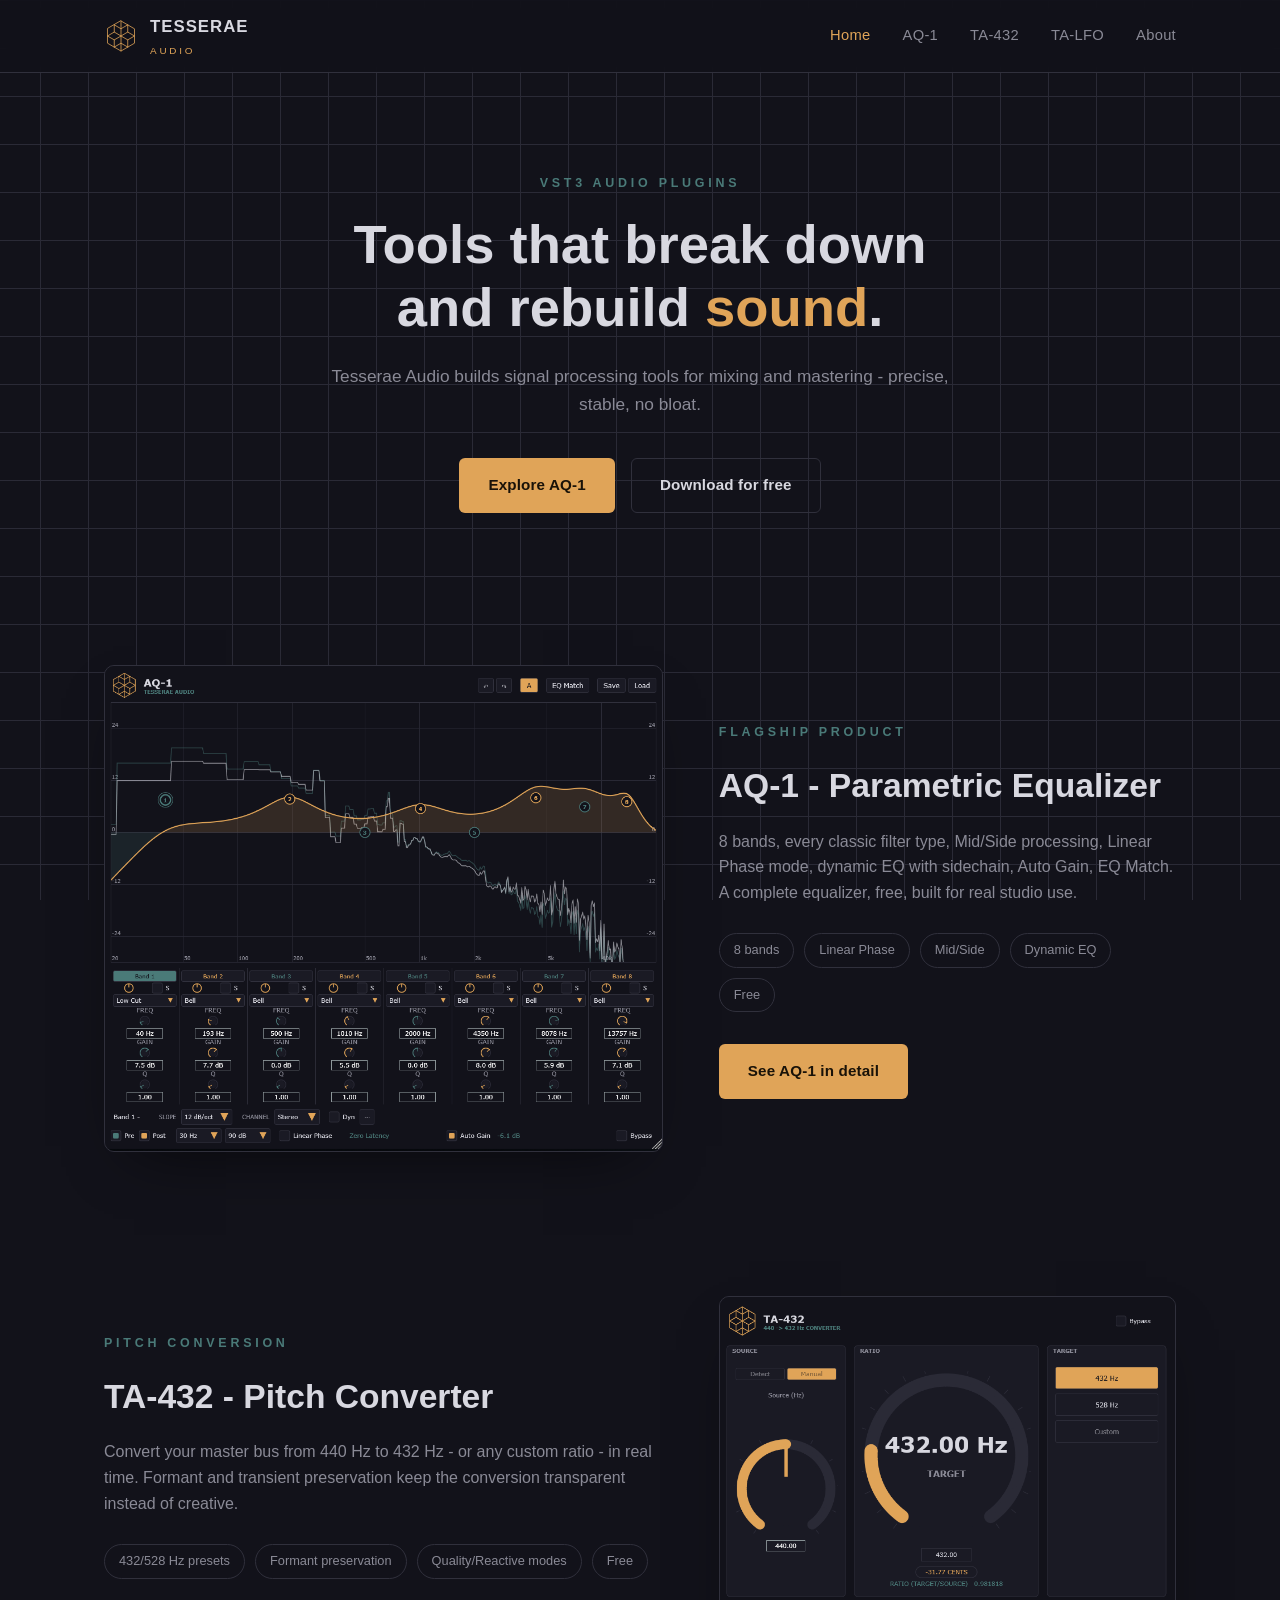
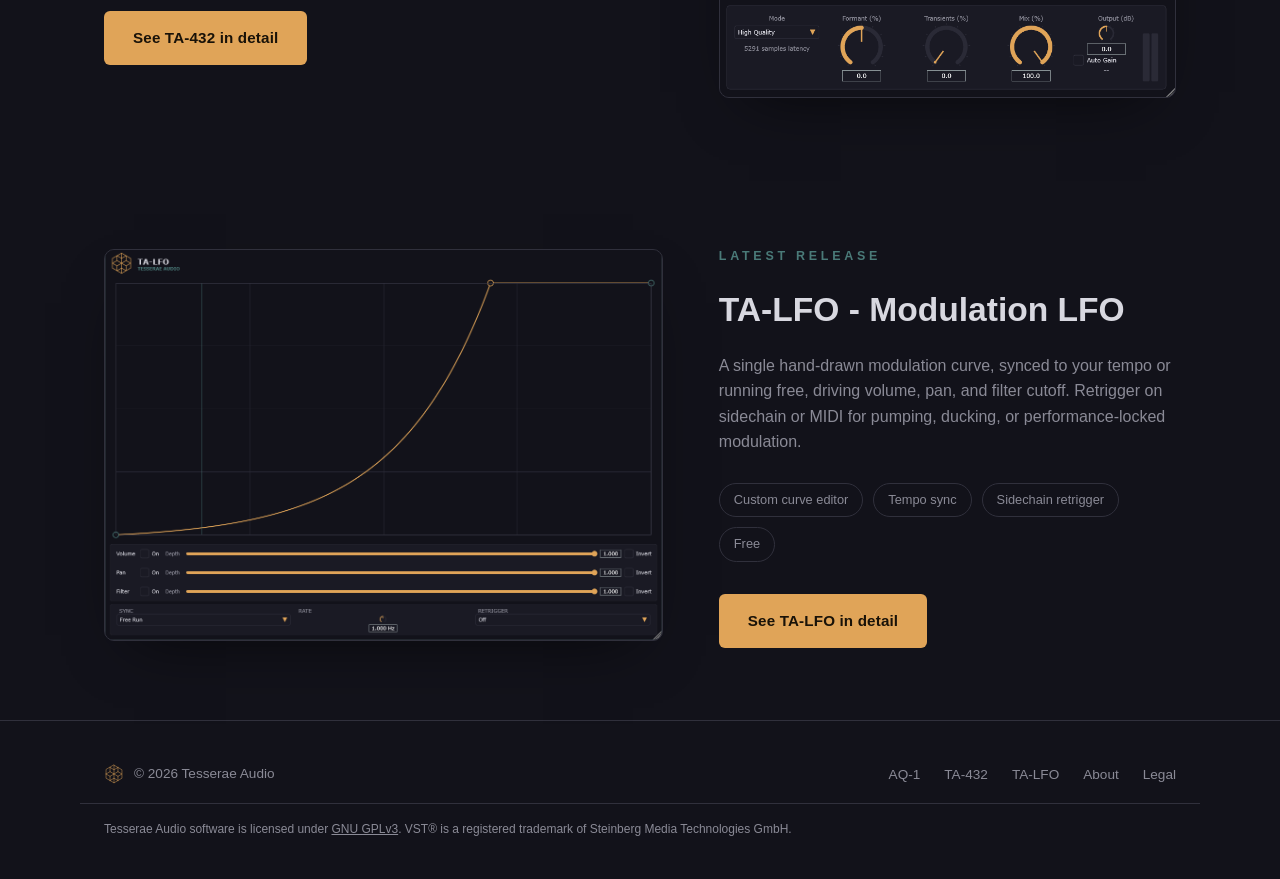
<file: index.html>
<!doctype html>
<html lang="en">
<head>
<meta charset="utf-8">
<meta name="viewport" content="width=device-width, initial-scale=1">
<title>Tesserae Audio - Tools built from tesserae</title>
<meta name="description" content="Tesserae Audio builds professional VST3 plugins: AQ-1, a multi-band parametric equalizer, TA-432, a real-time pitch converter, and TA-LFO, a tempo-synced modulation LFO. All free to download.">
<link rel="icon" type="image/svg+xml" href="assets/logo/tesserae-icon.svg">
<link rel="stylesheet" href="css/style.css">
</head>
<body>

<header class="site-header">
  <div class="container">
    <a href="index.html" class="brand">
      <img src="assets/logo/tesserae-icon.svg" alt="" class="brand-icon">
      <span class="brand-name">TESSERAE<span class="brand-sub">AUDIO</span></span>
    </a>
    <nav class="main-nav">
      <a href="index.html" class="is-active">Home</a>
      <a href="aq-1.html">AQ-1</a>
      <a href="ta-432.html">TA-432</a>
      <a href="ta-lfo.html">TA-LFO</a>
      <a href="about.html">About</a>
    </nav>
    <button class="nav-toggle" aria-label="Menu"><span></span><span></span><span></span></button>
  </div>
</header>

<main>

  <section class="hero">
    <div class="container">
      <span class="eyebrow">VST3 Audio Plugins</span>
      <h1>Tools that break down<br>and rebuild <span class="accent">sound</span>.</h1>
      <p class="hero-lede">
        Tesserae Audio builds signal processing tools for mixing and mastering -
        precise, stable, no bloat.
      </p>
      <div class="hero-actions">
        <a href="aq-1.html" class="btn btn-primary">Explore AQ-1</a>
        <a href="aq-1.html#download" class="btn btn-secondary">Download for free</a>
      </div>
    </div>
  </section>

  <section class="product-highlight">
    <div class="container product-showcase">
      <figure>
        <img src="assets/img/aq1-screenshot.png" alt="AQ-1 plugin interface, a multi-band parametric equalizer by Tesserae Audio">
      </figure>
      <div class="product-copy">
        <span class="eyebrow">Flagship product</span>
        <h2>AQ-1 - Parametric Equalizer</h2>
        <p>
          8 bands, every classic filter type, Mid/Side processing, Linear Phase mode,
          dynamic EQ with sidechain, Auto Gain, EQ Match. A complete equalizer, free,
          built for real studio use.
        </p>
        <ul class="tag-row">
          <li>8 bands</li>
          <li>Linear Phase</li>
          <li>Mid/Side</li>
          <li>Dynamic EQ</li>
          <li>Free</li>
        </ul>
        <a href="aq-1.html" class="btn btn-primary">See AQ-1 in detail</a>
      </div>
    </div>
  </section>

  <section class="product-highlight">
    <div class="container product-showcase">
      <div class="product-copy">
        <span class="eyebrow">Pitch conversion</span>
        <h2>TA-432 - Pitch Converter</h2>
        <p>
          Convert your master bus from 440 Hz to 432 Hz - or any custom ratio - in
          real time. Formant and transient preservation keep the conversion
          transparent instead of creative.
        </p>
        <ul class="tag-row">
          <li>432/528 Hz presets</li>
          <li>Formant preservation</li>
          <li>Quality/Reactive modes</li>
          <li>Free</li>
        </ul>
        <a href="ta-432.html" class="btn btn-primary">See TA-432 in detail</a>
      </div>
      <figure>
        <img src="assets/img/ta432-screenshot.png" alt="TA-432 plugin interface: Source/Ratio/Target panels, Formant/Transients/Mix controls, Quality/Reactive mode, output meter">
      </figure>
    </div>
  </section>

  <section class="product-highlight">
    <div class="container product-showcase">
      <figure>
        <img src="assets/img/ta-lfo-screenshot.png" alt="TA-LFO plugin interface: modulation curve editor with draggable points, Volume/Pan/Filter routing panel, sync and retrigger controls">
      </figure>
      <div class="product-copy">
        <span class="eyebrow">Latest release</span>
        <h2>TA-LFO - Modulation LFO</h2>
        <p>
          A single hand-drawn modulation curve, synced to your tempo or running free,
          driving volume, pan, and filter cutoff. Retrigger on sidechain or MIDI for
          pumping, ducking, or performance-locked modulation.
        </p>
        <ul class="tag-row">
          <li>Custom curve editor</li>
          <li>Tempo sync</li>
          <li>Sidechain retrigger</li>
          <li>Free</li>
        </ul>
        <a href="ta-lfo.html" class="btn btn-primary">See TA-LFO in detail</a>
      </div>
    </div>
  </section>

</main>

<footer class="site-footer">
  <div class="container">
    <div class="footer-brand">
      <img src="assets/logo/tesserae-icon.svg" alt="">
      <span>© 2026 Tesserae Audio</span>
    </div>
    <ul class="footer-links">
      <li><a href="aq-1.html">AQ-1</a></li>
      <li><a href="ta-432.html">TA-432</a></li>
      <li><a href="ta-lfo.html">TA-LFO</a></li>
      <li><a href="about.html">About</a></li>
      <li><a href="legal.html">Legal</a></li>
    </ul>
  </div>
  <div class="container footer-legal">
    <p>Tesserae Audio software is licensed under <a href="legal.html">GNU GPLv3</a>. VST&reg; is a registered trademark of Steinberg Media Technologies GmbH.</p>
  </div>
</footer>

<script src="js/main.js"></script>
</body>
</html>
</file>
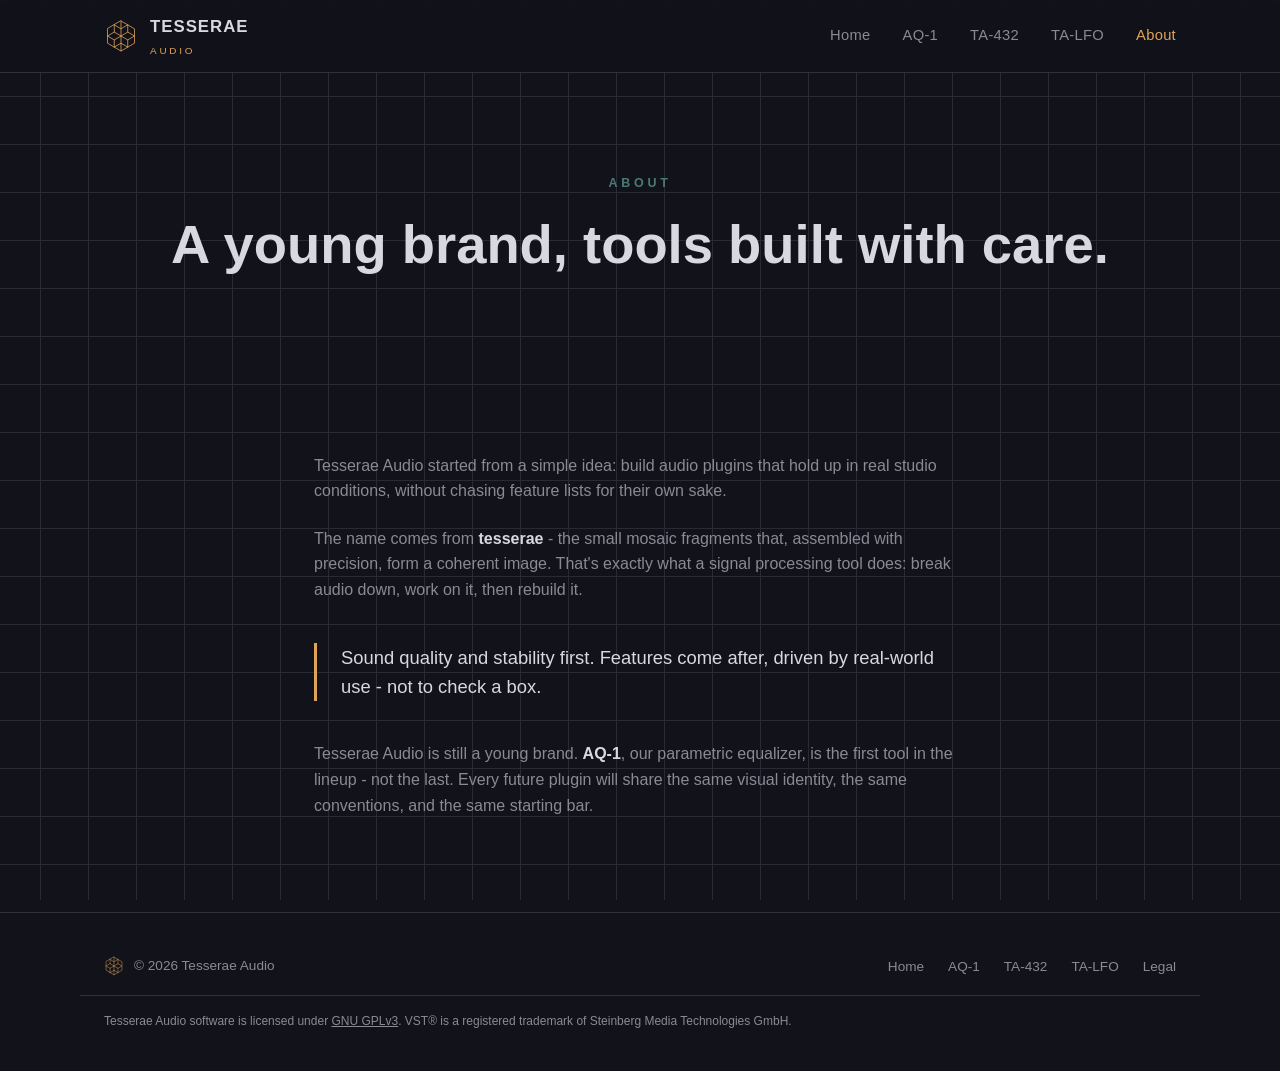
<file: about.html>
<!doctype html>
<html lang="en">
<head>
<meta charset="utf-8">
<meta name="viewport" content="width=device-width, initial-scale=1">
<title>About | Tesserae Audio</title>
<meta name="description" content="Tesserae Audio is a young brand of VST3 audio plugins, built with care for real studio use.">
<link rel="icon" type="image/svg+xml" href="assets/logo/tesserae-icon.svg">
<link rel="stylesheet" href="css/style.css">
</head>
<body>

<header class="site-header">
  <div class="container">
    <a href="index.html" class="brand">
      <img src="assets/logo/tesserae-icon.svg" alt="" class="brand-icon">
      <span class="brand-name">TESSERAE<span class="brand-sub">AUDIO</span></span>
    </a>
    <nav class="main-nav">
      <a href="index.html">Home</a>
      <a href="aq-1.html">AQ-1</a>
      <a href="ta-432.html">TA-432</a>
      <a href="ta-lfo.html">TA-LFO</a>
      <a href="about.html" class="is-active">About</a>
    </nav>
    <button class="nav-toggle" aria-label="Menu"><span></span><span></span><span></span></button>
  </div>
</header>

<main>

  <section class="hero">
    <div class="container">
      <span class="eyebrow">About</span>
      <h1>A young brand, tools built with care.</h1>
    </div>
  </section>

  <section>
    <div class="container about-content">
      <p>
        Tesserae Audio started from a simple idea: build audio plugins that hold up in real studio
        conditions, without chasing feature lists for their own sake.
      </p>
      <p>
        The name comes from <strong>tesserae</strong> - the small mosaic fragments that, assembled with
        precision, form a coherent image. That's exactly what a signal processing tool does: break audio
        down, work on it, then rebuild it.
      </p>

      <blockquote class="pull-quote">
        Sound quality and stability first. Features come after, driven by real-world use - not to
        check a box.
      </blockquote>

      <p>
        Tesserae Audio is still a young brand. <strong>AQ-1</strong>, our parametric equalizer, is the
        first tool in the lineup - not the last. Every future plugin will share the same visual identity,
        the same conventions, and the same starting bar.
      </p>
    </div>
  </section>

</main>

<footer class="site-footer">
  <div class="container">
    <div class="footer-brand">
      <img src="assets/logo/tesserae-icon.svg" alt="">
      <span>© 2026 Tesserae Audio</span>
    </div>
    <ul class="footer-links">
      <li><a href="index.html">Home</a></li>
      <li><a href="aq-1.html">AQ-1</a></li>
      <li><a href="ta-432.html">TA-432</a></li>
      <li><a href="ta-lfo.html">TA-LFO</a></li>
      <li><a href="legal.html">Legal</a></li>
    </ul>
  </div>
  <div class="container footer-legal">
    <p>Tesserae Audio software is licensed under <a href="legal.html">GNU GPLv3</a>. VST&reg; is a registered trademark of Steinberg Media Technologies GmbH.</p>
  </div>
</footer>

<script src="js/main.js"></script>
</body>
</html>
</file>
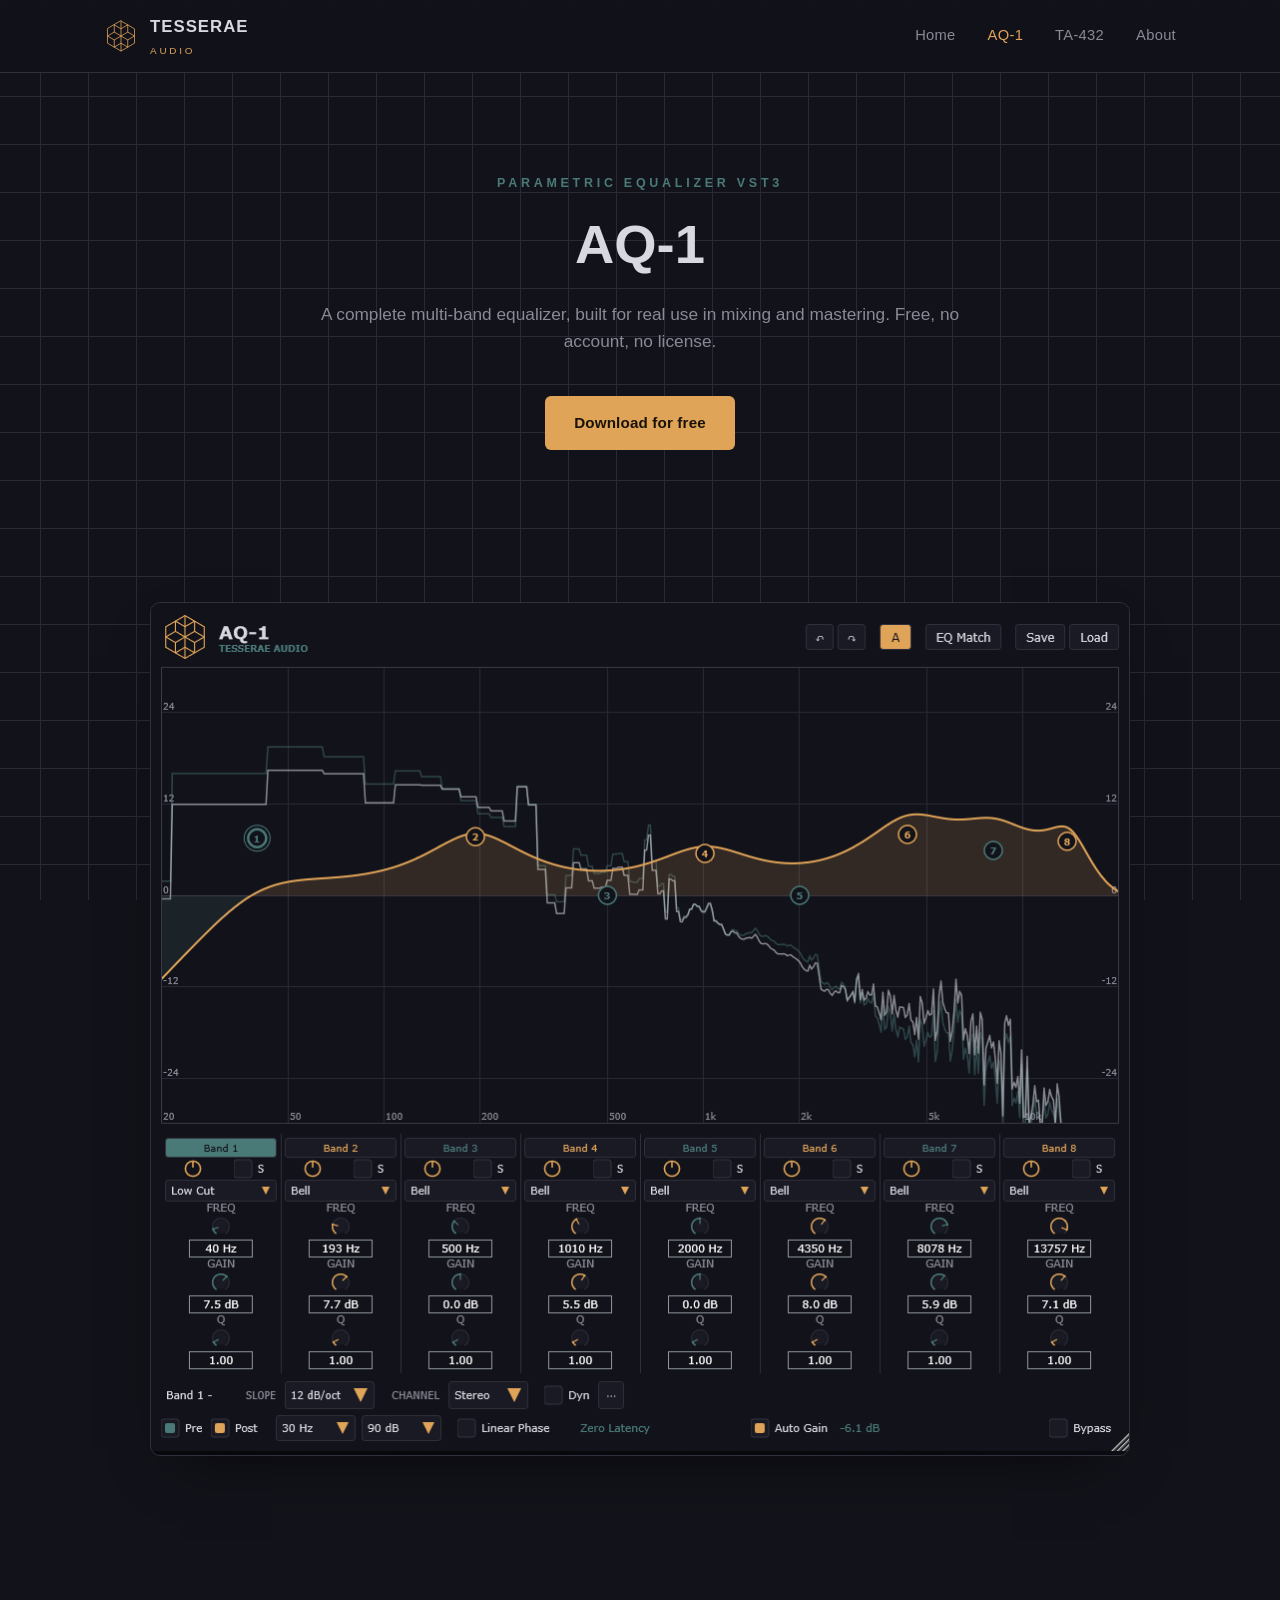
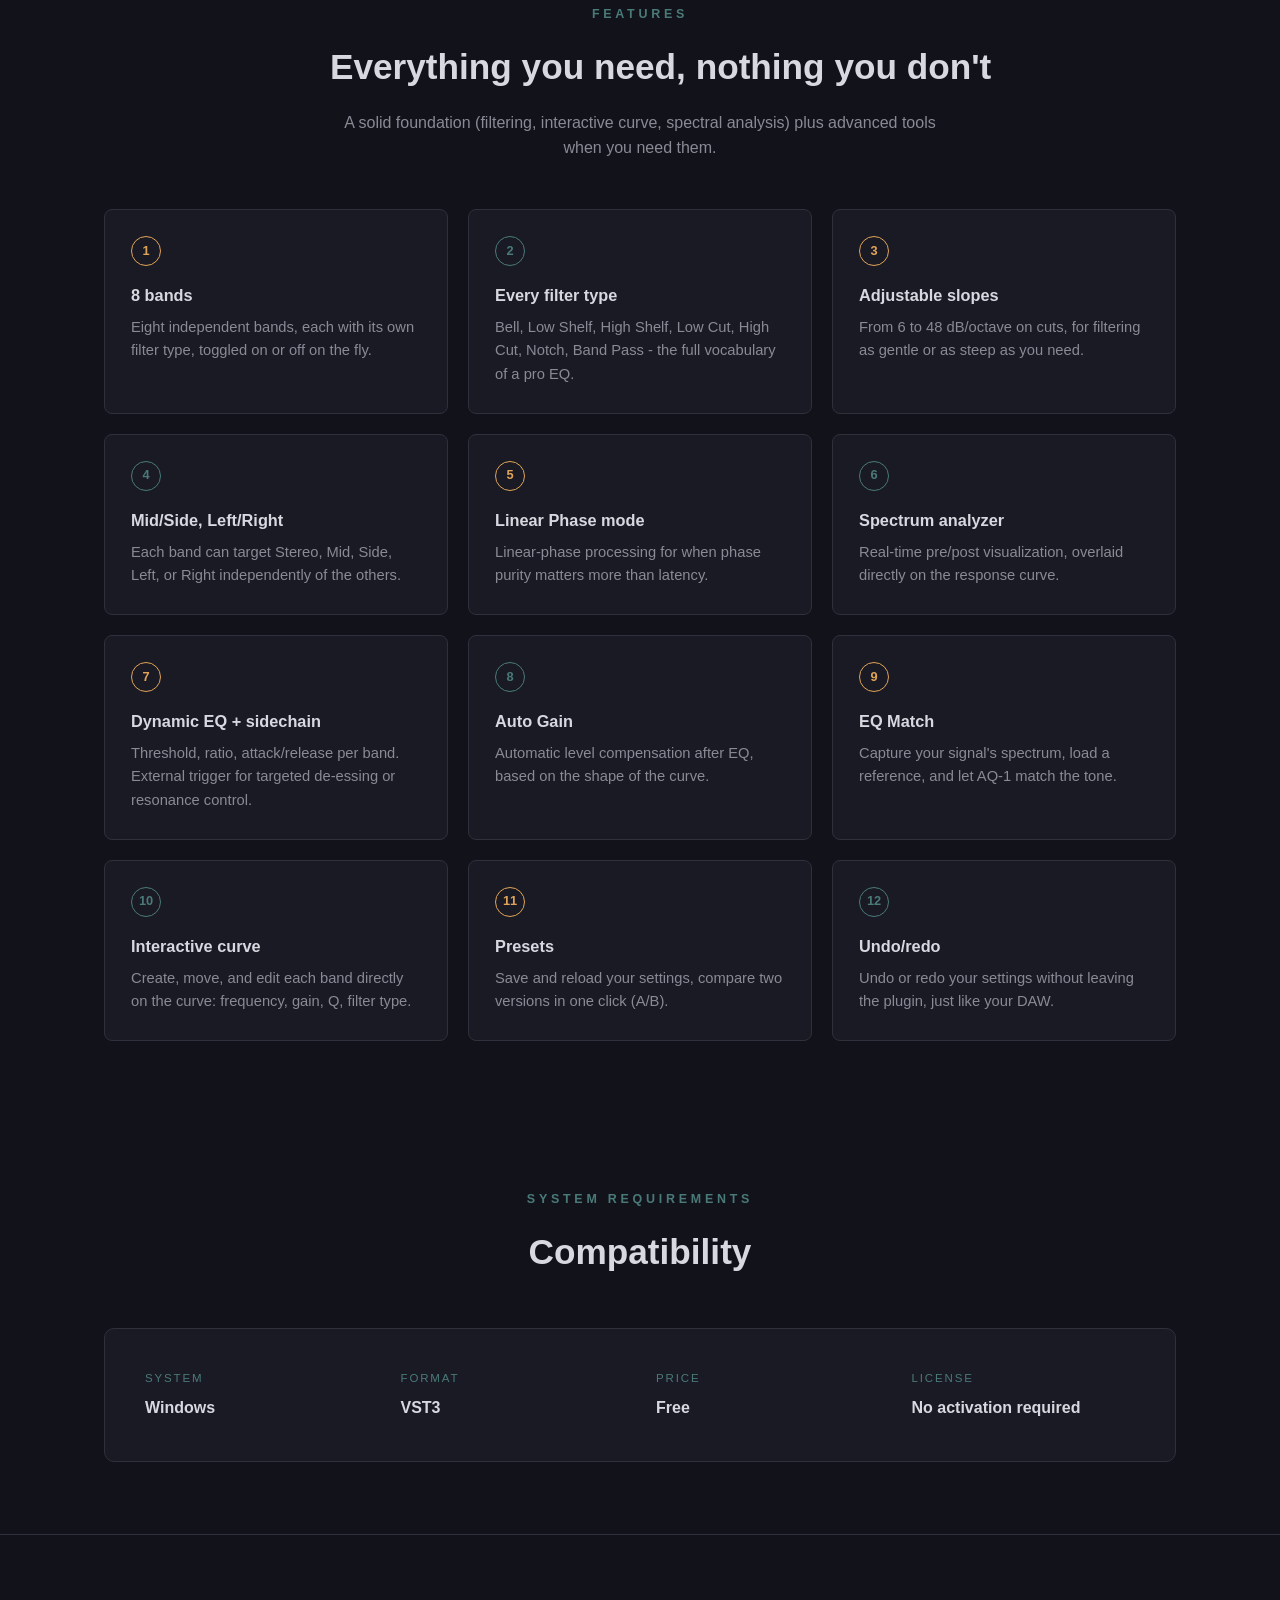
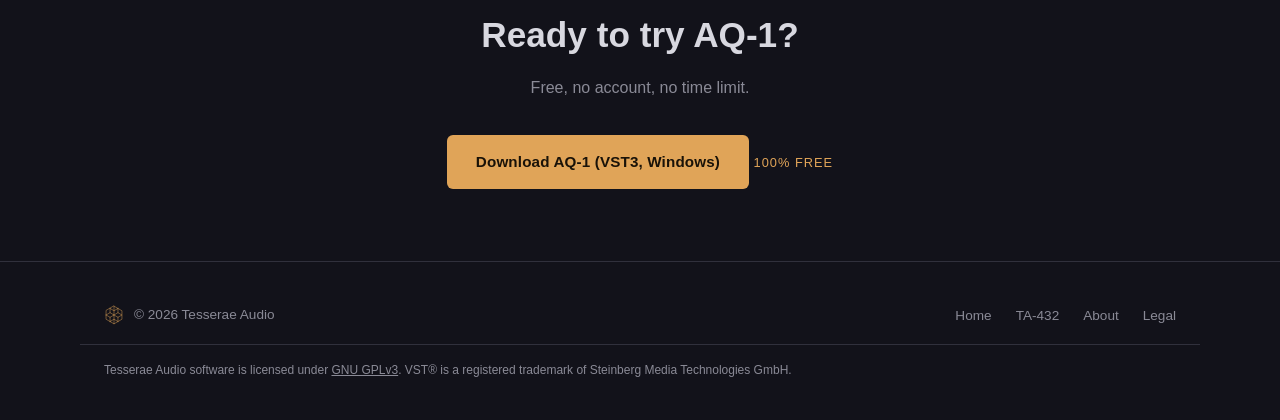
<file: aq-1.html>
<!doctype html>
<html lang="en">
<head>
<meta charset="utf-8">
<meta name="viewport" content="width=device-width, initial-scale=1">
<title>AQ-1 - Parametric Equalizer VST3 | Tesserae Audio</title>
<meta name="description" content="AQ-1: a free multi-band parametric equalizer for VST3. 8 bands, every filter type, Linear Phase, Mid/Side, dynamic EQ, Auto Gain, EQ Match.">
<link rel="icon" type="image/svg+xml" href="assets/logo/tesserae-icon.svg">
<link rel="stylesheet" href="css/style.css">
</head>
<body>

<header class="site-header">
  <div class="container">
    <a href="index.html" class="brand">
      <img src="assets/logo/tesserae-icon.svg" alt="" class="brand-icon">
      <span class="brand-name">TESSERAE<span class="brand-sub">AUDIO</span></span>
    </a>
    <nav class="main-nav">
      <a href="index.html">Home</a>
      <a href="aq-1.html" class="is-active">AQ-1</a>
      <a href="ta-432.html">TA-432</a>
      <a href="about.html">About</a>
    </nav>
    <button class="nav-toggle" aria-label="Menu"><span></span><span></span><span></span></button>
  </div>
</header>

<main>

  <section class="hero">
    <div class="container">
      <span class="eyebrow">Parametric Equalizer VST3</span>
      <h1>AQ-1</h1>
      <p class="hero-lede">
        A complete multi-band equalizer, built for real use in mixing and mastering.
        Free, no account, no license.
      </p>
      <div class="hero-actions">
        <a href="https://github.com/tesseraeaudio/aq-1-releases/releases/download/v1.0.0/AQ-1_Setup.exe" class="btn btn-primary">Download for free</a>
      </div>
    </div>
  </section>

  <section class="product-screenshot">
    <div class="container">
      <figure>
        <img src="assets/img/aq1-screenshot.png" alt="AQ-1 plugin interface: interactive equalizer curve with 8 bands, spectrum analyzer, Freq/Gain/Q controls per band">
      </figure>
    </div>
  </section>

  <section class="features">
    <div class="container">
      <div class="section-heading">
        <span class="eyebrow">Features</span>
        <h2 class="nowrap">Everything you need, nothing you don't</h2>
        <p>A solid foundation (filtering, interactive curve, spectral analysis) plus advanced tools when you need them.</p>
      </div>
      <div class="feature-grid">

        <div class="feature-card">
          <span class="feature-index">1</span>
          <h3>8 bands</h3>
          <p>Eight independent bands, each with its own filter type, toggled on or off on the fly.</p>
        </div>

        <div class="feature-card">
          <span class="feature-index">2</span>
          <h3>Every filter type</h3>
          <p>Bell, Low Shelf, High Shelf, Low Cut, High Cut, Notch, Band Pass - the full vocabulary of a pro EQ.</p>
        </div>

        <div class="feature-card">
          <span class="feature-index">3</span>
          <h3>Adjustable slopes</h3>
          <p>From 6 to 48 dB/octave on cuts, for filtering as gentle or as steep as you need.</p>
        </div>

        <div class="feature-card">
          <span class="feature-index">4</span>
          <h3>Mid/Side, Left/Right</h3>
          <p>Each band can target Stereo, Mid, Side, Left, or Right independently of the others.</p>
        </div>

        <div class="feature-card">
          <span class="feature-index">5</span>
          <h3>Linear Phase mode</h3>
          <p>Linear-phase processing for when phase purity matters more than latency.</p>
        </div>

        <div class="feature-card">
          <span class="feature-index">6</span>
          <h3>Spectrum analyzer</h3>
          <p>Real-time pre/post visualization, overlaid directly on the response curve.</p>
        </div>

        <div class="feature-card">
          <span class="feature-index">7</span>
          <h3>Dynamic EQ + sidechain</h3>
          <p>Threshold, ratio, attack/release per band. External trigger for targeted de-essing or resonance control.</p>
        </div>

        <div class="feature-card">
          <span class="feature-index">8</span>
          <h3>Auto Gain</h3>
          <p>Automatic level compensation after EQ, based on the shape of the curve.</p>
        </div>

        <div class="feature-card">
          <span class="feature-index">9</span>
          <h3>EQ Match</h3>
          <p>Capture your signal's spectrum, load a reference, and let AQ-1 match the tone.</p>
        </div>

        <div class="feature-card">
          <span class="feature-index">10</span>
          <h3>Interactive curve</h3>
          <p>Create, move, and edit each band directly on the curve: frequency, gain, Q, filter type.</p>
        </div>

        <div class="feature-card">
          <span class="feature-index">11</span>
          <h3>Presets</h3>
          <p>Save and reload your settings, compare two versions in one click (A/B).</p>
        </div>

        <div class="feature-card">
          <span class="feature-index">12</span>
          <h3>Undo/redo</h3>
          <p>Undo or redo your settings without leaving the plugin, just like your DAW.</p>
        </div>

      </div>
    </div>
  </section>

  <section class="requirements">
    <div class="container">
      <div class="section-heading">
        <span class="eyebrow">System Requirements</span>
        <h2>Compatibility</h2>
      </div>
      <div class="specs-panel">
        <div class="spec-item">
          <span class="spec-label">System</span>
          <span class="spec-value">Windows</span>
        </div>
        <div class="spec-item">
          <span class="spec-label">Format</span>
          <span class="spec-value">VST3</span>
        </div>
        <div class="spec-item">
          <span class="spec-label">Price</span>
          <span class="spec-value">Free</span>
        </div>
        <div class="spec-item">
          <span class="spec-label">License</span>
          <span class="spec-value">No activation required</span>
        </div>
      </div>
    </div>
  </section>

  <section class="download-cta" id="download">
    <div class="container">
      <h2>Ready to try AQ-1?</h2>
      <p>Free, no account, no time limit.</p>
      <a href="https://github.com/tesseraeaudio/aq-1-releases/releases/download/v1.0.0/AQ-1_Setup.exe" class="btn btn-primary">Download AQ-1 (VST3, Windows)</a>
      <span class="free-badge">100% free</span>
    </div>
  </section>

</main>

<footer class="site-footer">
  <div class="container">
    <div class="footer-brand">
      <img src="assets/logo/tesserae-icon.svg" alt="">
      <span>© 2026 Tesserae Audio</span>
    </div>
    <ul class="footer-links">
      <li><a href="index.html">Home</a></li>
      <li><a href="ta-432.html">TA-432</a></li>
      <li><a href="about.html">About</a></li>
      <li><a href="legal.html">Legal</a></li>
    </ul>
  </div>
  <div class="container footer-legal">
    <p>Tesserae Audio software is licensed under <a href="legal.html">GNU GPLv3</a>. VST&reg; is a registered trademark of Steinberg Media Technologies GmbH.</p>
  </div>
</footer>

<script src="js/main.js"></script>
</body>
</html>
</file>
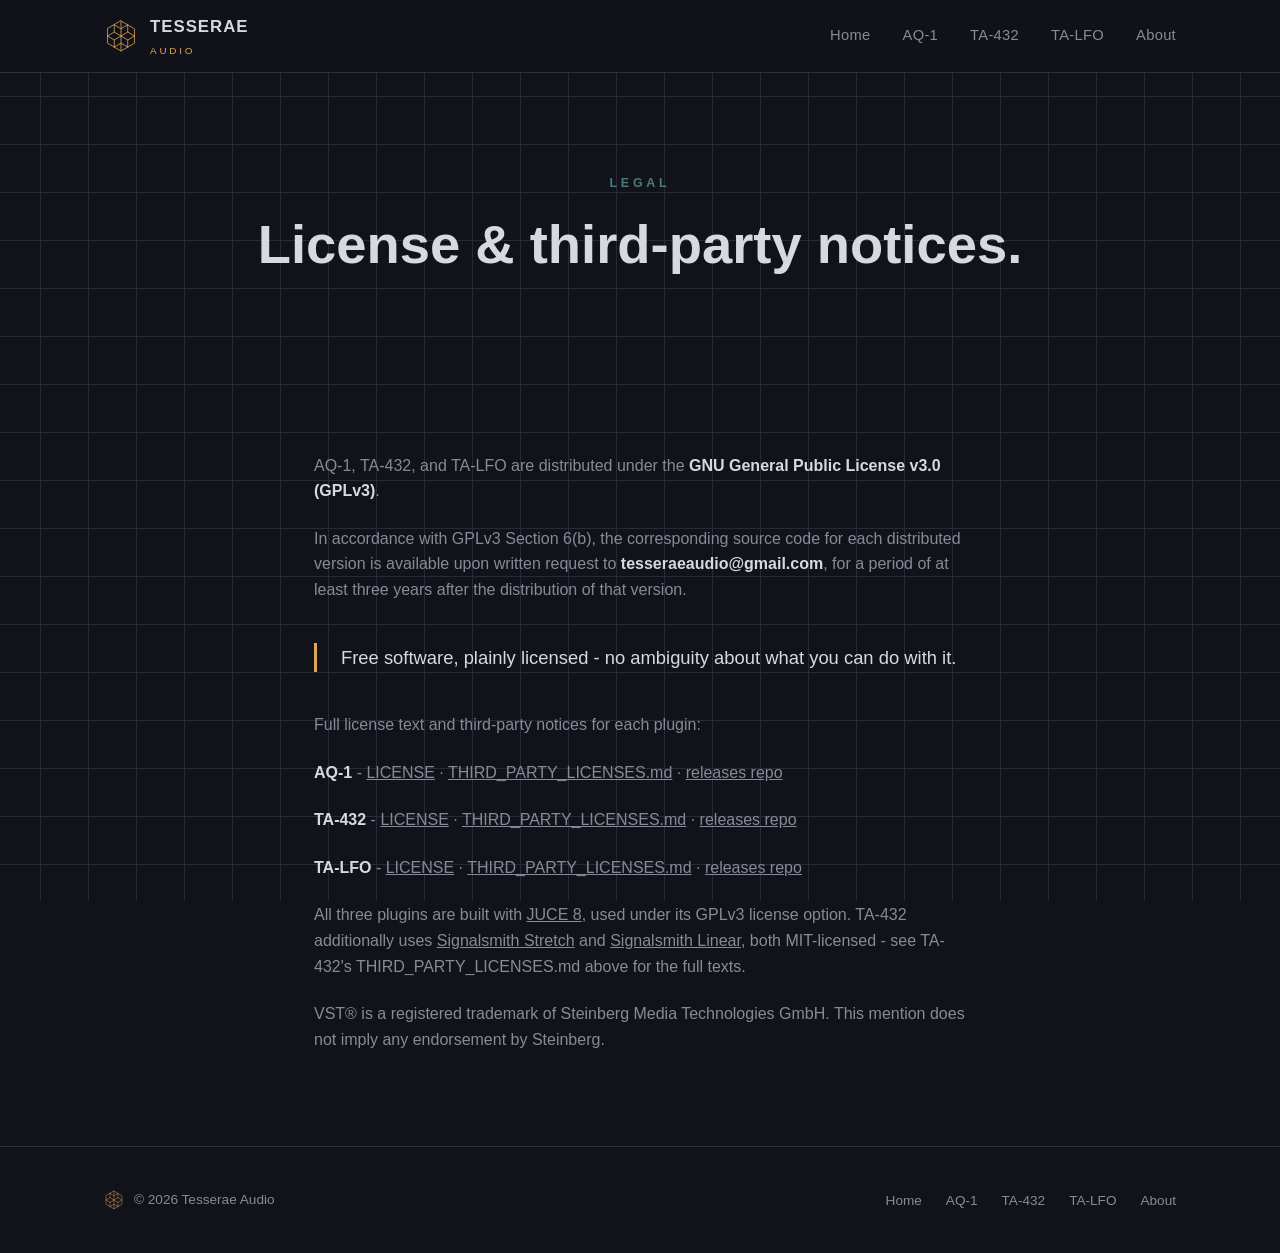
<file: legal.html>
<!doctype html>
<html lang="en">
<head>
<meta charset="utf-8">
<meta name="viewport" content="width=device-width, initial-scale=1">
<title>Legal | Tesserae Audio</title>
<meta name="description" content="License and third-party notices for Tesserae Audio's VST3 plugins.">
<link rel="icon" type="image/svg+xml" href="assets/logo/tesserae-icon.svg">
<link rel="stylesheet" href="css/style.css">
</head>
<body>

<header class="site-header">
  <div class="container">
    <a href="index.html" class="brand">
      <img src="assets/logo/tesserae-icon.svg" alt="" class="brand-icon">
      <span class="brand-name">TESSERAE<span class="brand-sub">AUDIO</span></span>
    </a>
    <nav class="main-nav">
      <a href="index.html">Home</a>
      <a href="aq-1.html">AQ-1</a>
      <a href="ta-432.html">TA-432</a>
      <a href="ta-lfo.html">TA-LFO</a>
      <a href="about.html">About</a>
    </nav>
    <button class="nav-toggle" aria-label="Menu"><span></span><span></span><span></span></button>
  </div>
</header>

<main>

  <section class="hero">
    <div class="container">
      <span class="eyebrow">Legal</span>
      <h1>License &amp; third-party notices.</h1>
    </div>
  </section>

  <section>
    <div class="container about-content">
      <p>
        AQ-1, TA-432, and TA-LFO are distributed under the
        <strong>GNU General Public License v3.0 (GPLv3)</strong>.
      </p>
      <p>
        In accordance with GPLv3 Section 6(b), the corresponding source code for
        each distributed version is available upon written request to
        <strong>tesseraeaudio@gmail.com</strong>, for a period of at least three
        years after the distribution of that version.
      </p>

      <blockquote class="pull-quote">
        Free software, plainly licensed - no ambiguity about what you can do with it.
      </blockquote>

      <p>
        Full license text and third-party notices for each plugin:
      </p>
      <p>
        <strong>AQ-1</strong> -
        <a href="https://github.com/tesseraeaudio/aq-1-releases/blob/main/LICENSE">LICENSE</a> ·
        <a href="https://github.com/tesseraeaudio/aq-1-releases/blob/main/THIRD_PARTY_LICENSES.md">THIRD_PARTY_LICENSES.md</a> ·
        <a href="https://github.com/tesseraeaudio/aq-1-releases">releases repo</a>
      </p>
      <p>
        <strong>TA-432</strong> -
        <a href="https://github.com/tesseraeaudio/ta-432-releases/blob/main/LICENSE">LICENSE</a> ·
        <a href="https://github.com/tesseraeaudio/ta-432-releases/blob/main/THIRD_PARTY_LICENSES.md">THIRD_PARTY_LICENSES.md</a> ·
        <a href="https://github.com/tesseraeaudio/ta-432-releases">releases repo</a>
      </p>
      <p>
        <strong>TA-LFO</strong> -
        <a href="https://github.com/tesseraeaudio/ta-lfo-releases/blob/main/LICENSE">LICENSE</a> ·
        <a href="https://github.com/tesseraeaudio/ta-lfo-releases/blob/main/THIRD_PARTY_LICENSES.md">THIRD_PARTY_LICENSES.md</a> ·
        <a href="https://github.com/tesseraeaudio/ta-lfo-releases">releases repo</a>
      </p>

      <p>
        All three plugins are built with <a href="https://github.com/juce-framework/JUCE">JUCE 8</a>,
        used under its GPLv3 license option. TA-432 additionally uses
        <a href="https://github.com/Signalsmith-Audio/signalsmith-stretch">Signalsmith Stretch</a> and
        <a href="https://github.com/Signalsmith-Audio/linear">Signalsmith Linear</a>, both MIT-licensed -
        see TA-432's THIRD_PARTY_LICENSES.md above for the full texts.
      </p>

      <p>
        VST® is a registered trademark of Steinberg Media Technologies GmbH. This mention
        does not imply any endorsement by Steinberg.
      </p>
    </div>
  </section>

</main>

<footer class="site-footer">
  <div class="container">
    <div class="footer-brand">
      <img src="assets/logo/tesserae-icon.svg" alt="">
      <span>© 2026 Tesserae Audio</span>
    </div>
    <ul class="footer-links">
      <li><a href="index.html">Home</a></li>
      <li><a href="aq-1.html">AQ-1</a></li>
      <li><a href="ta-432.html">TA-432</a></li>
      <li><a href="ta-lfo.html">TA-LFO</a></li>
      <li><a href="about.html">About</a></li>
    </ul>
  </div>
</footer>

<script src="js/main.js"></script>
</body>
</html>
</file>
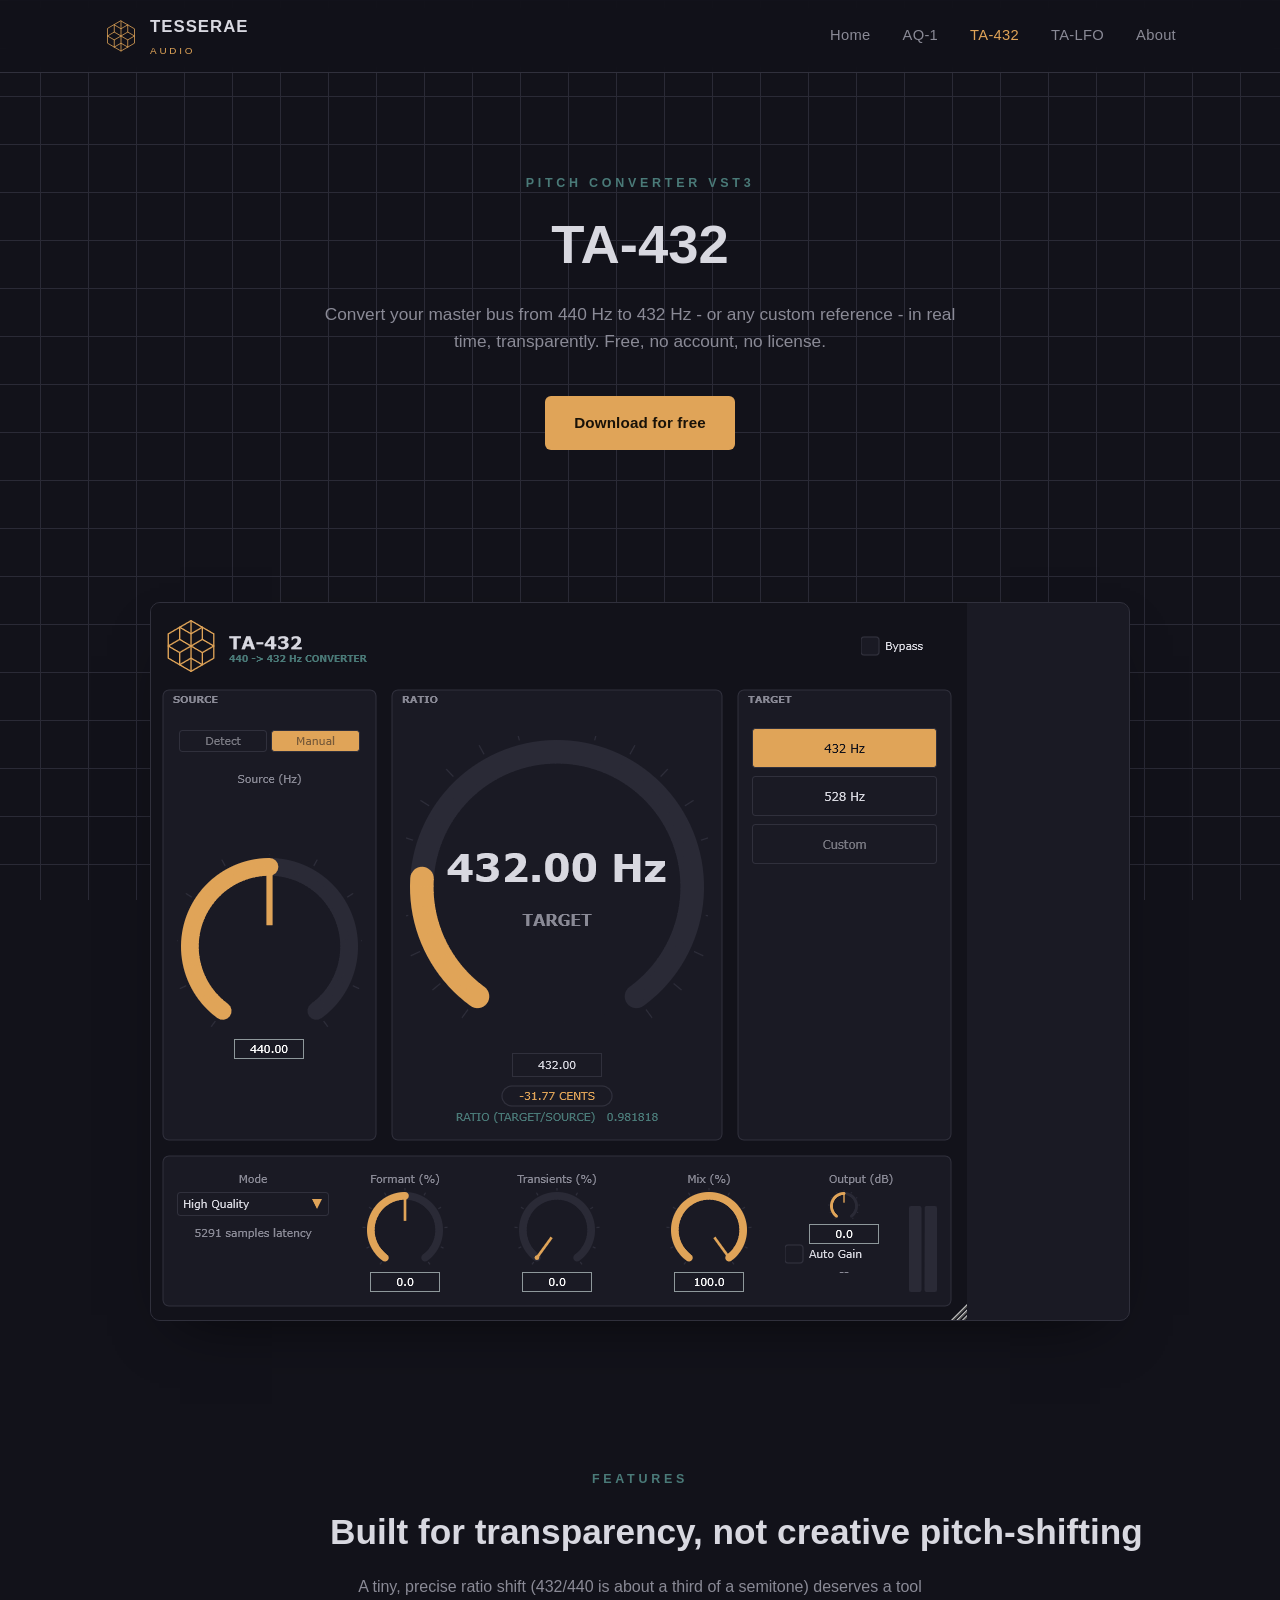
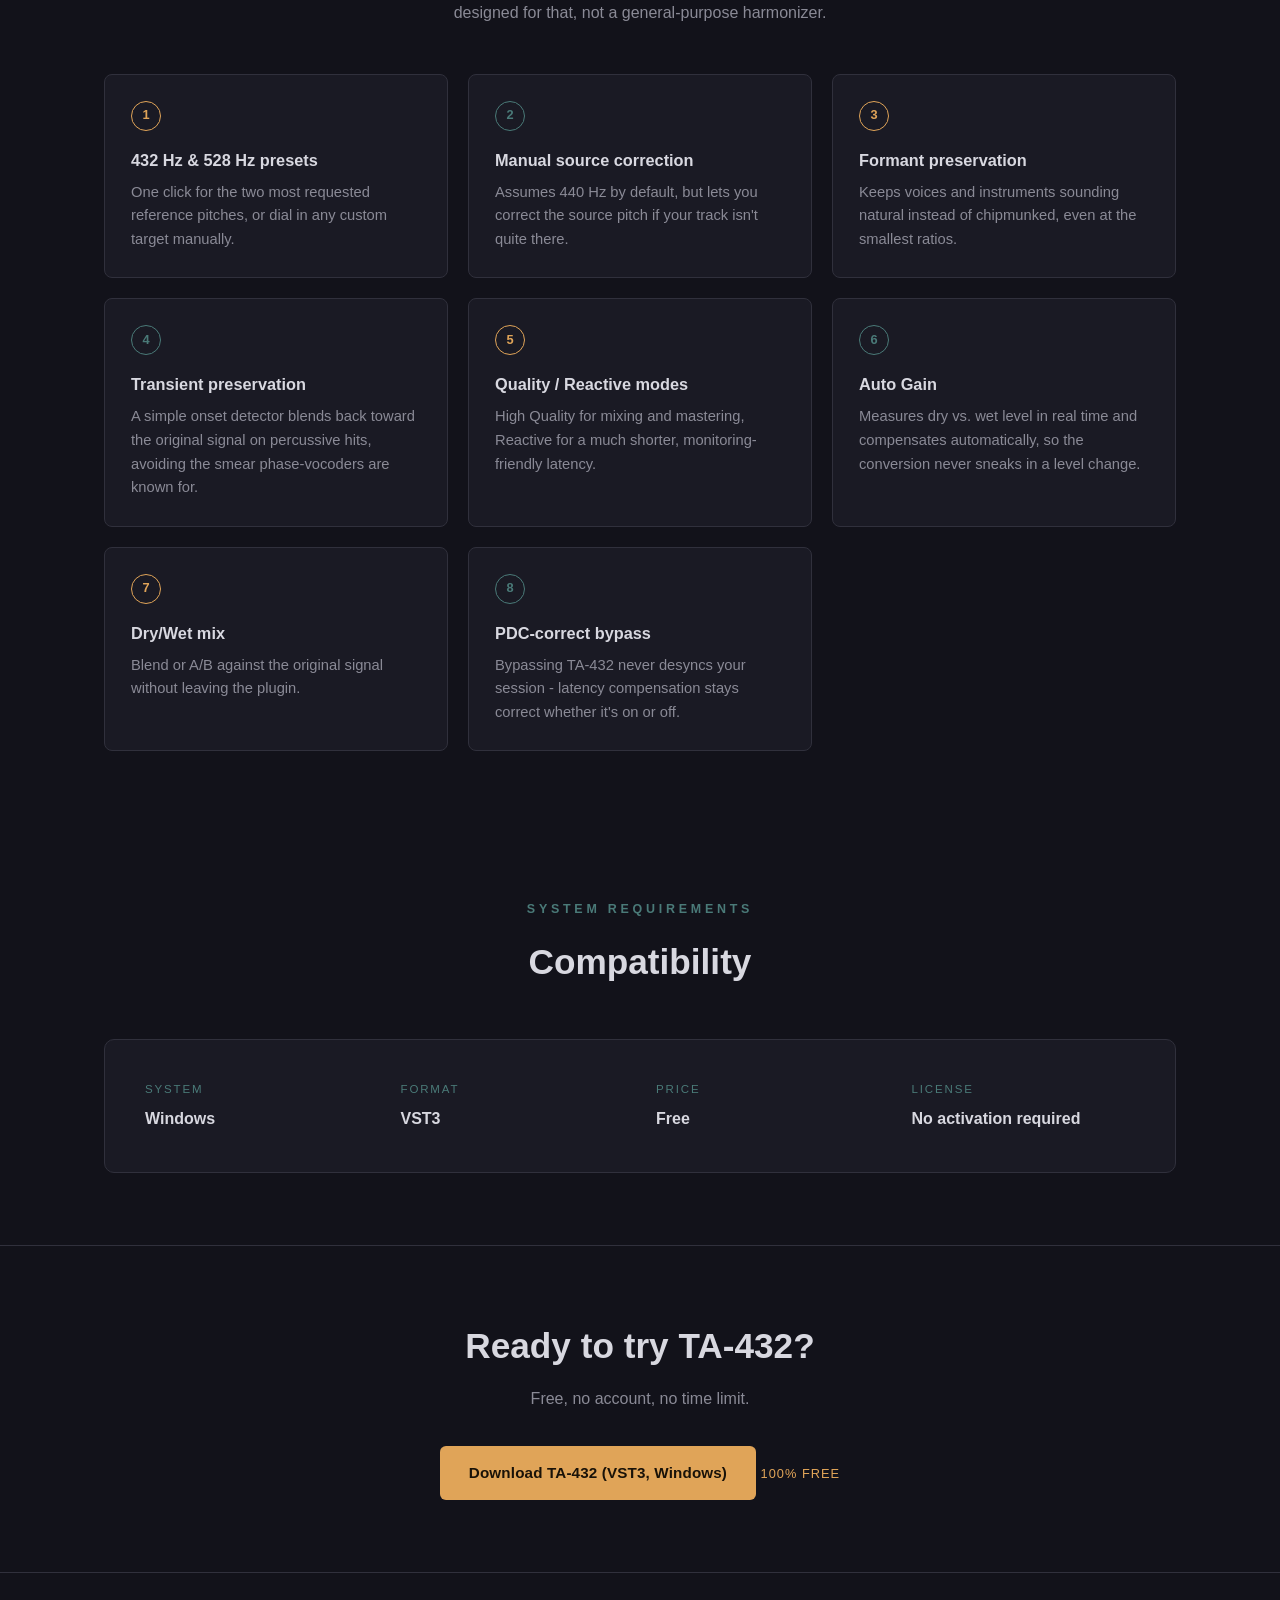
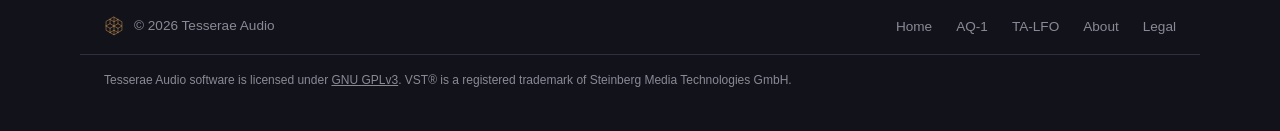
<file: ta-432.html>
<!doctype html>
<html lang="en">
<head>
<meta charset="utf-8">
<meta name="viewport" content="width=device-width, initial-scale=1">
<title>TA-432 - Pitch Converter VST3 (440 to 432 Hz) | Tesserae Audio</title>
<meta name="description" content="TA-432: a free 440 to 432 Hz (or custom ratio) real-time pitch converter for VST3. Formant preservation, transient-aware crossfade, Quality/Reactive modes, Auto Gain.">
<link rel="icon" type="image/svg+xml" href="assets/logo/tesserae-icon.svg">
<link rel="stylesheet" href="css/style.css">
</head>
<body>

<header class="site-header">
  <div class="container">
    <a href="index.html" class="brand">
      <img src="assets/logo/tesserae-icon.svg" alt="" class="brand-icon">
      <span class="brand-name">TESSERAE<span class="brand-sub">AUDIO</span></span>
    </a>
    <nav class="main-nav">
      <a href="index.html">Home</a>
      <a href="aq-1.html">AQ-1</a>
      <a href="ta-432.html" class="is-active">TA-432</a>
      <a href="ta-lfo.html">TA-LFO</a>
      <a href="about.html">About</a>
    </nav>
    <button class="nav-toggle" aria-label="Menu"><span></span><span></span><span></span></button>
  </div>
</header>

<main>

  <section class="hero">
    <div class="container">
      <span class="eyebrow">Pitch Converter VST3</span>
      <h1>TA-432</h1>
      <p class="hero-lede">
        Convert your master bus from 440 Hz to 432 Hz - or any custom reference -
        in real time, transparently. Free, no account, no license.
      </p>
      <div class="hero-actions">
        <a href="https://github.com/tesseraeaudio/ta-432-releases/releases/download/v1.0.0/TA-432_Setup.exe" class="btn btn-primary">Download for free</a>
      </div>
    </div>
  </section>

  <section class="product-screenshot">
    <div class="container">
      <figure>
        <img src="assets/img/ta432-screenshot.png" alt="TA-432 plugin interface: Source/Ratio/Target panels, Formant/Transients/Mix controls, Quality/Reactive mode, output meter">
      </figure>
    </div>
  </section>

  <section class="features">
    <div class="container">
      <div class="section-heading">
        <span class="eyebrow">Features</span>
        <h2 class="nowrap">Built for transparency, not creative pitch-shifting</h2>
        <p>A tiny, precise ratio shift (432/440 is about a third of a semitone) deserves a tool designed for that, not a general-purpose harmonizer.</p>
      </div>
      <div class="feature-grid">

        <div class="feature-card">
          <span class="feature-index">1</span>
          <h3>432 Hz &amp; 528 Hz presets</h3>
          <p>One click for the two most requested reference pitches, or dial in any custom target manually.</p>
        </div>

        <div class="feature-card">
          <span class="feature-index">2</span>
          <h3>Manual source correction</h3>
          <p>Assumes 440 Hz by default, but lets you correct the source pitch if your track isn't quite there.</p>
        </div>

        <div class="feature-card">
          <span class="feature-index">3</span>
          <h3>Formant preservation</h3>
          <p>Keeps voices and instruments sounding natural instead of chipmunked, even at the smallest ratios.</p>
        </div>

        <div class="feature-card">
          <span class="feature-index">4</span>
          <h3>Transient preservation</h3>
          <p>A simple onset detector blends back toward the original signal on percussive hits, avoiding the smear phase-vocoders are known for.</p>
        </div>

        <div class="feature-card">
          <span class="feature-index">5</span>
          <h3>Quality / Reactive modes</h3>
          <p>High Quality for mixing and mastering, Reactive for a much shorter, monitoring-friendly latency.</p>
        </div>

        <div class="feature-card">
          <span class="feature-index">6</span>
          <h3>Auto Gain</h3>
          <p>Measures dry vs. wet level in real time and compensates automatically, so the conversion never sneaks in a level change.</p>
        </div>

        <div class="feature-card">
          <span class="feature-index">7</span>
          <h3>Dry/Wet mix</h3>
          <p>Blend or A/B against the original signal without leaving the plugin.</p>
        </div>

        <div class="feature-card">
          <span class="feature-index">8</span>
          <h3>PDC-correct bypass</h3>
          <p>Bypassing TA-432 never desyncs your session - latency compensation stays correct whether it's on or off.</p>
        </div>

      </div>
    </div>
  </section>

  <section class="requirements">
    <div class="container">
      <div class="section-heading">
        <span class="eyebrow">System Requirements</span>
        <h2>Compatibility</h2>
      </div>
      <div class="specs-panel">
        <div class="spec-item">
          <span class="spec-label">System</span>
          <span class="spec-value">Windows</span>
        </div>
        <div class="spec-item">
          <span class="spec-label">Format</span>
          <span class="spec-value">VST3</span>
        </div>
        <div class="spec-item">
          <span class="spec-label">Price</span>
          <span class="spec-value">Free</span>
        </div>
        <div class="spec-item">
          <span class="spec-label">License</span>
          <span class="spec-value">No activation required</span>
        </div>
      </div>
    </div>
  </section>

  <section class="download-cta" id="download">
    <div class="container">
      <h2>Ready to try TA-432?</h2>
      <p>Free, no account, no time limit.</p>
      <a href="https://github.com/tesseraeaudio/ta-432-releases/releases/download/v1.0.0/TA-432_Setup.exe" class="btn btn-primary">Download TA-432 (VST3, Windows)</a>
      <span class="free-badge">100% free</span>
    </div>
  </section>

</main>

<footer class="site-footer">
  <div class="container">
    <div class="footer-brand">
      <img src="assets/logo/tesserae-icon.svg" alt="">
      <span>© 2026 Tesserae Audio</span>
    </div>
    <ul class="footer-links">
      <li><a href="index.html">Home</a></li>
      <li><a href="aq-1.html">AQ-1</a></li>
      <li><a href="ta-lfo.html">TA-LFO</a></li>
      <li><a href="about.html">About</a></li>
      <li><a href="legal.html">Legal</a></li>
    </ul>
  </div>
  <div class="container footer-legal">
    <p>Tesserae Audio software is licensed under <a href="legal.html">GNU GPLv3</a>. VST&reg; is a registered trademark of Steinberg Media Technologies GmbH.</p>
  </div>
</footer>

<script src="js/main.js"></script>
</body>
</html>
</file>
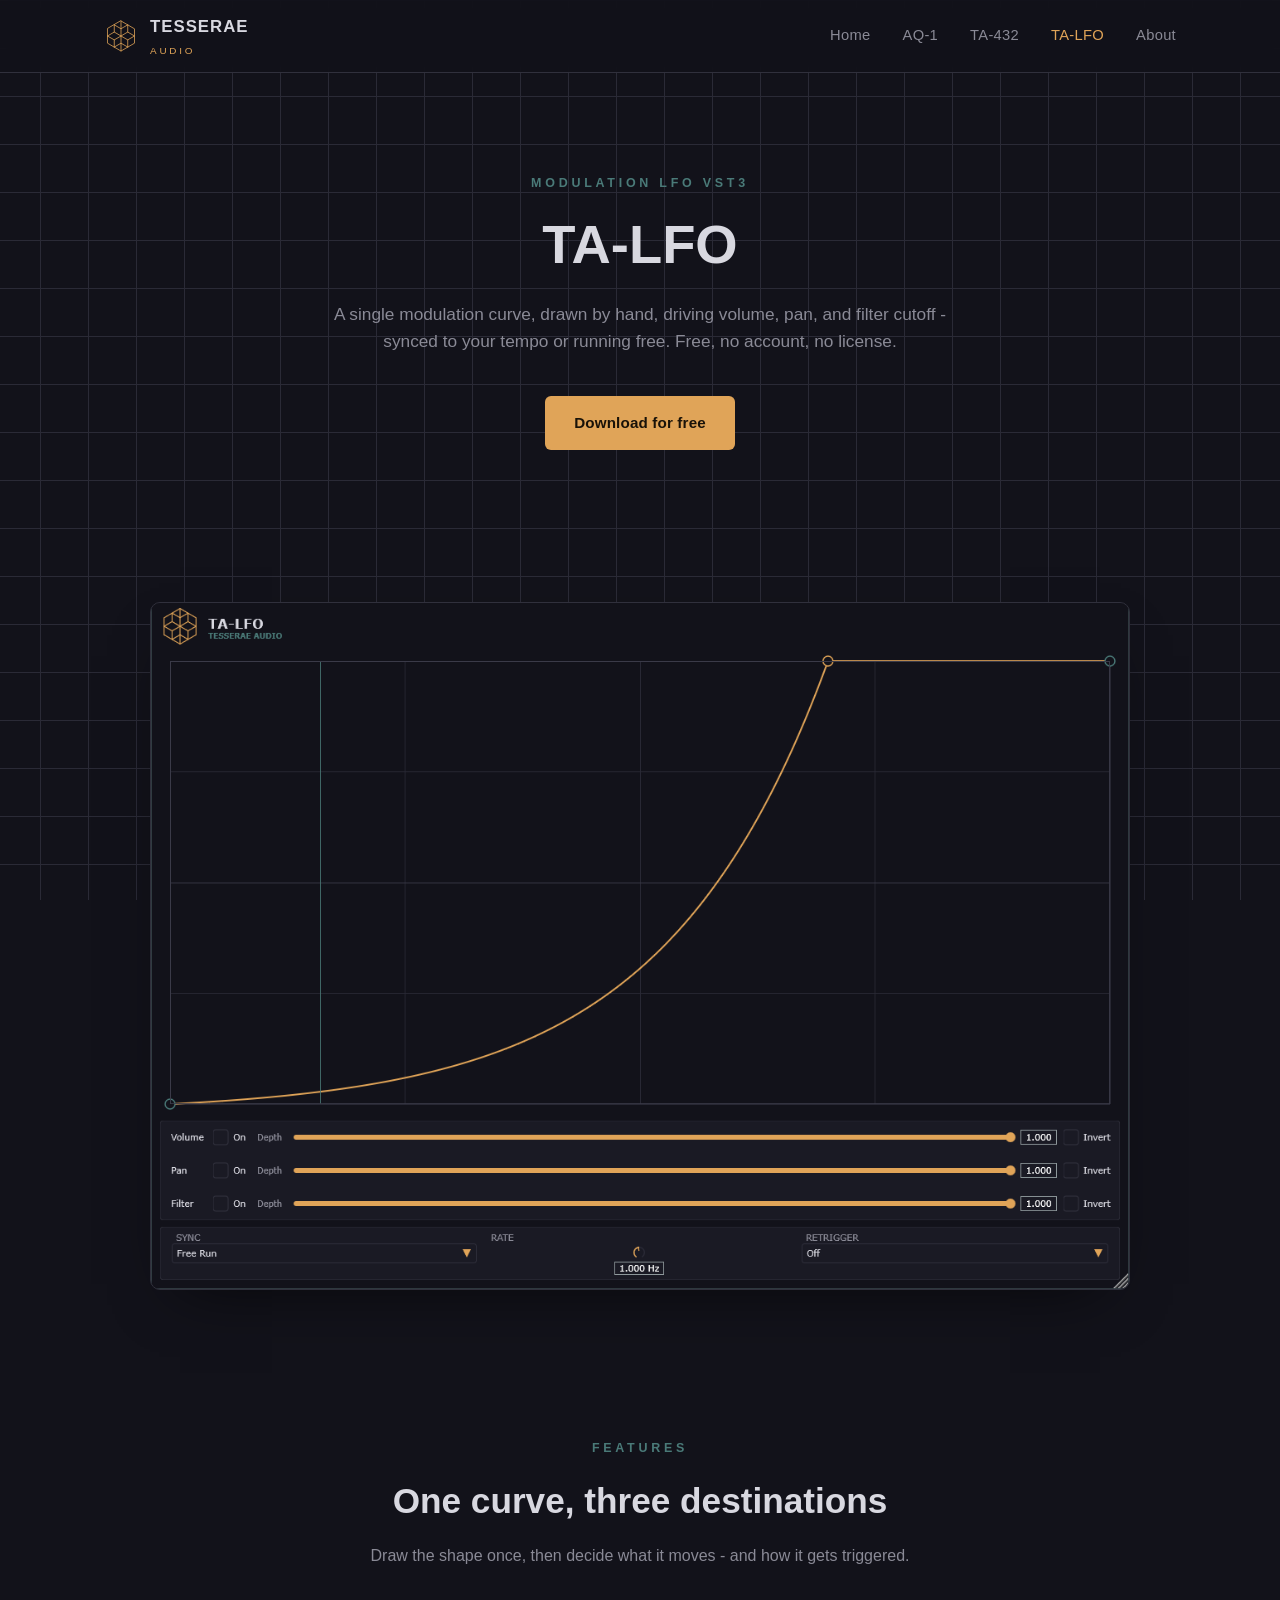
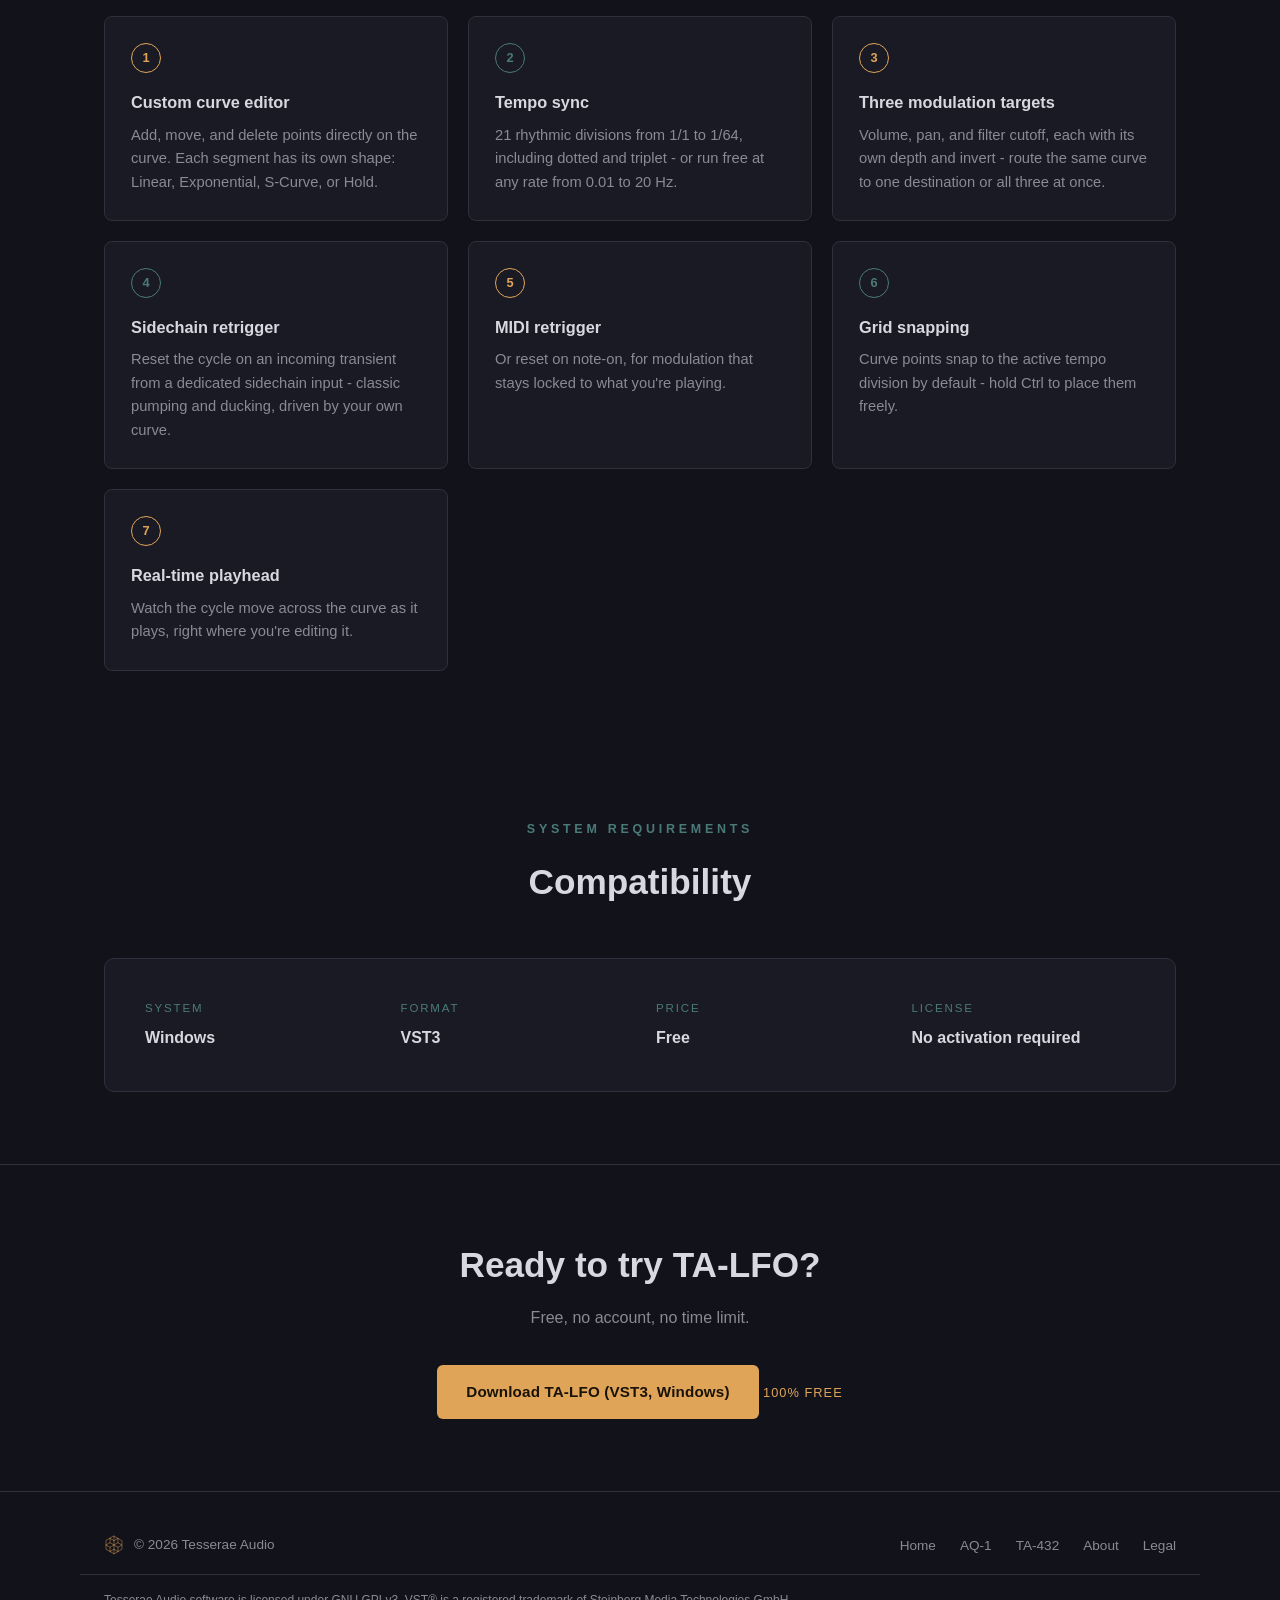
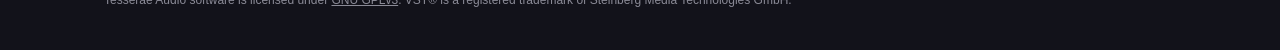
<file: ta-lfo.html>
<!doctype html>
<html lang="en">
<head>
<meta charset="utf-8">
<meta name="viewport" content="width=device-width, initial-scale=1">
<title>TA-LFO - Tempo-Synced Modulation LFO VST3 | Tesserae Audio</title>
<meta name="description" content="TA-LFO: a free tempo-synced modulation LFO for VST3. Draw your own curve, route it to volume, pan, and filter cutoff, retrigger on sidechain or MIDI.">
<link rel="icon" type="image/svg+xml" href="assets/logo/tesserae-icon.svg">
<link rel="stylesheet" href="css/style.css">
</head>
<body>

<header class="site-header">
  <div class="container">
    <a href="index.html" class="brand">
      <img src="assets/logo/tesserae-icon.svg" alt="" class="brand-icon">
      <span class="brand-name">TESSERAE<span class="brand-sub">AUDIO</span></span>
    </a>
    <nav class="main-nav">
      <a href="index.html">Home</a>
      <a href="aq-1.html">AQ-1</a>
      <a href="ta-432.html">TA-432</a>
      <a href="ta-lfo.html" class="is-active">TA-LFO</a>
      <a href="about.html">About</a>
    </nav>
    <button class="nav-toggle" aria-label="Menu"><span></span><span></span><span></span></button>
  </div>
</header>

<main>

  <section class="hero">
    <div class="container">
      <span class="eyebrow">Modulation LFO VST3</span>
      <h1>TA-LFO</h1>
      <p class="hero-lede">
        A single modulation curve, drawn by hand, driving volume, pan, and filter cutoff -
        synced to your tempo or running free. Free, no account, no license.
      </p>
      <div class="hero-actions">
        <a href="https://github.com/tesseraeaudio/ta-lfo-releases/releases/latest/download/TA-LFO_Setup.exe" class="btn btn-primary">Download for free</a>
      </div>
    </div>
  </section>

  <section class="product-screenshot">
    <div class="container">
      <figure>
        <img src="assets/img/ta-lfo-screenshot.png" alt="TA-LFO plugin interface: modulation curve editor with draggable points, Volume/Pan/Filter routing panel, sync and retrigger controls">
      </figure>
    </div>
  </section>

  <section class="features">
    <div class="container">
      <div class="section-heading">
        <span class="eyebrow">Features</span>
        <h2 class="nowrap">One curve, three destinations</h2>
        <p>Draw the shape once, then decide what it moves - and how it gets triggered.</p>
      </div>
      <div class="feature-grid">

        <div class="feature-card">
          <span class="feature-index">1</span>
          <h3>Custom curve editor</h3>
          <p>Add, move, and delete points directly on the curve. Each segment has its own shape: Linear, Exponential, S-Curve, or Hold.</p>
        </div>

        <div class="feature-card">
          <span class="feature-index">2</span>
          <h3>Tempo sync</h3>
          <p>21 rhythmic divisions from 1/1 to 1/64, including dotted and triplet - or run free at any rate from 0.01 to 20 Hz.</p>
        </div>

        <div class="feature-card">
          <span class="feature-index">3</span>
          <h3>Three modulation targets</h3>
          <p>Volume, pan, and filter cutoff, each with its own depth and invert - route the same curve to one destination or all three at once.</p>
        </div>

        <div class="feature-card">
          <span class="feature-index">4</span>
          <h3>Sidechain retrigger</h3>
          <p>Reset the cycle on an incoming transient from a dedicated sidechain input - classic pumping and ducking, driven by your own curve.</p>
        </div>

        <div class="feature-card">
          <span class="feature-index">5</span>
          <h3>MIDI retrigger</h3>
          <p>Or reset on note-on, for modulation that stays locked to what you're playing.</p>
        </div>

        <div class="feature-card">
          <span class="feature-index">6</span>
          <h3>Grid snapping</h3>
          <p>Curve points snap to the active tempo division by default - hold Ctrl to place them freely.</p>
        </div>

        <div class="feature-card">
          <span class="feature-index">7</span>
          <h3>Real-time playhead</h3>
          <p>Watch the cycle move across the curve as it plays, right where you're editing it.</p>
        </div>

      </div>
    </div>
  </section>

  <section class="requirements">
    <div class="container">
      <div class="section-heading">
        <span class="eyebrow">System Requirements</span>
        <h2>Compatibility</h2>
      </div>
      <div class="specs-panel">
        <div class="spec-item">
          <span class="spec-label">System</span>
          <span class="spec-value">Windows</span>
        </div>
        <div class="spec-item">
          <span class="spec-label">Format</span>
          <span class="spec-value">VST3</span>
        </div>
        <div class="spec-item">
          <span class="spec-label">Price</span>
          <span class="spec-value">Free</span>
        </div>
        <div class="spec-item">
          <span class="spec-label">License</span>
          <span class="spec-value">No activation required</span>
        </div>
      </div>
    </div>
  </section>

  <section class="download-cta" id="download">
    <div class="container">
      <h2>Ready to try TA-LFO?</h2>
      <p>Free, no account, no time limit.</p>
      <a href="https://github.com/tesseraeaudio/ta-lfo-releases/releases/latest/download/TA-LFO_Setup.exe" class="btn btn-primary">Download TA-LFO (VST3, Windows)</a>
      <span class="free-badge">100% free</span>
    </div>
  </section>

</main>

<footer class="site-footer">
  <div class="container">
    <div class="footer-brand">
      <img src="assets/logo/tesserae-icon.svg" alt="">
      <span>© 2026 Tesserae Audio</span>
    </div>
    <ul class="footer-links">
      <li><a href="index.html">Home</a></li>
      <li><a href="aq-1.html">AQ-1</a></li>
      <li><a href="ta-432.html">TA-432</a></li>
      <li><a href="about.html">About</a></li>
      <li><a href="legal.html">Legal</a></li>
    </ul>
  </div>
  <div class="container footer-legal">
    <p>Tesserae Audio software is licensed under <a href="legal.html">GNU GPLv3</a>. VST&reg; is a registered trademark of Steinberg Media Technologies GmbH.</p>
  </div>
</footer>

<script src="js/main.js"></script>
</body>
</html>
</file>
<file: css/style.css>
/* Tesserae Audio - style vitrine
   Palette identique a TesseraeLookAndFeel.h (AQ-1) pour rester coherent entre plugin et site */

:root {
  --color-bg: #12121a;
  --color-panel: #1a1a24;
  --color-panel-outline: #30303c;
  --color-grid: #2a2a36;
  --color-grid-bright: #3a3a48;
  --color-accent: #e0a458;
  --color-accent-dim: #b8854a;
  --color-secondary: #4a7a78;
  --color-text: #d8d8e0;
  --color-text-dim: #8a8a96;

  --font-sans: "Space Grotesk", "Inter", -apple-system, BlinkMacSystemFont, "Segoe UI", sans-serif;

  --max-width: 1120px;
}

* {
  box-sizing: border-box;
}

html {
  scroll-behavior: smooth;
}

body {
  margin: 0;
  background: var(--color-bg);
  color: var(--color-text);
  font-family: var(--font-sans);
  line-height: 1.6;
  -webkit-font-smoothing: antialiased;
}

img {
  max-width: 100%;
  display: block;
}

a {
  color: inherit;
}

.container {
  max-width: var(--max-width);
  margin: 0 auto;
  padding: 0 24px;
}

/* Fond geometrique discret : grille fine, echo de la courbe EQ */
body {
  background-image:
    linear-gradient(var(--color-grid) 1px, transparent 1px),
    linear-gradient(90deg, var(--color-grid) 1px, transparent 1px);
  background-size: 48px 48px;
  background-position: center top;
  background-attachment: fixed;
}

/* ---------- Header ---------- */

.site-header {
  position: sticky;
  top: 0;
  z-index: 20;
  background: rgba(18, 18, 26, 0.88);
  backdrop-filter: blur(8px);
  border-bottom: 1px solid var(--color-panel-outline);
}

.site-header .container {
  display: flex;
  align-items: center;
  justify-content: space-between;
  height: 72px;
}

.brand {
  display: flex;
  align-items: center;
  gap: 12px;
  text-decoration: none;
}

.brand-icon {
  width: 34px;
  height: 34px;
}

.brand-name {
  font-weight: 700;
  font-size: 1.05rem;
  letter-spacing: 0.06em;
  color: var(--color-text);
}

.brand-name .brand-sub {
  display: block;
  font-size: 0.62rem;
  font-weight: 400;
  letter-spacing: 0.28em;
  color: var(--color-accent);
  margin-top: 2px;
}

.main-nav {
  display: flex;
  align-items: center;
  gap: 32px;
}

.main-nav a {
  text-decoration: none;
  color: var(--color-text-dim);
  font-size: 0.92rem;
  font-weight: 500;
  letter-spacing: 0.02em;
  transition: color 0.15s ease;
}

.main-nav a:hover,
.main-nav a.is-active {
  color: var(--color-accent);
}

.nav-toggle {
  display: none;
  flex-direction: column;
  gap: 5px;
  background: none;
  border: none;
  cursor: pointer;
  padding: 8px;
}

.nav-toggle span {
  width: 22px;
  height: 2px;
  background: var(--color-text);
}

/* ---------- Buttons ---------- */

.btn {
  display: inline-flex;
  align-items: center;
  justify-content: center;
  gap: 8px;
  padding: 14px 28px;
  border-radius: 6px;
  font-family: inherit;
  font-size: 0.95rem;
  font-weight: 600;
  letter-spacing: 0.01em;
  text-decoration: none;
  cursor: pointer;
  border: 1px solid transparent;
  transition: transform 0.12s ease, border-color 0.15s ease, background 0.15s ease;
}

.btn:active {
  transform: translateY(1px);
}

.btn-primary {
  background: var(--color-accent);
  color: #191208;
}

.btn-primary:hover {
  background: #eab26c;
}

.btn-secondary {
  background: transparent;
  color: var(--color-text);
  border-color: var(--color-panel-outline);
}

.btn-secondary:hover {
  border-color: var(--color-accent);
  color: var(--color-accent);
}

.btn-block {
  width: 100%;
}

/* ---------- Hero ---------- */

.hero {
  padding: 96px 0 80px;
  text-align: center;
}

.eyebrow {
  display: inline-block;
  color: var(--color-secondary);
  font-size: 0.78rem;
  font-weight: 600;
  letter-spacing: 0.3em;
  text-transform: uppercase;
  margin-bottom: 20px;
}

.hero h1 {
  font-size: clamp(2.1rem, 5vw, 3.4rem);
  line-height: 1.15;
  margin: 0 0 24px;
  font-weight: 700;
  color: var(--color-text);
}

.hero h1 .accent {
  color: var(--color-accent);
}

.hero-lede {
  max-width: 640px;
  margin: 0 auto 40px;
  color: var(--color-text-dim);
  font-size: 1.08rem;
}

.hero-actions {
  display: flex;
  gap: 16px;
  justify-content: center;
  flex-wrap: wrap;
}

/* ---------- Sections generiques ---------- */

section {
  padding: 72px 0;
}

.section-heading {
  text-align: center;
  max-width: 620px;
  margin: 0 auto 48px;
}

.section-heading .eyebrow {
  margin-bottom: 14px;
}

.section-heading h2 {
  font-size: clamp(1.6rem, 3.2vw, 2.2rem);
  margin: 0 0 14px;
  color: var(--color-text);
}

.section-heading h2.nowrap {
  white-space: nowrap;
}

@media (max-width: 480px) {
  .section-heading h2.nowrap {
    white-space: normal;
  }
}

.section-heading p {
  color: var(--color-text-dim);
  margin: 0;
}

/* ---------- Produit phare (accueil) ---------- */

.product-showcase {
  display: grid;
  grid-template-columns: 1.1fr 0.9fr;
  gap: 56px;
  align-items: center;
}

.product-showcase figure,
.product-screenshot figure {
  margin: 0;
  border: 1px solid var(--color-panel-outline);
  border-radius: 10px;
  overflow: hidden;
  background: var(--color-panel);
  box-shadow: 0 24px 60px -30px rgba(0, 0, 0, 0.7);
}

/* La capture reelle de l'app (~980px de large) est plus dense/carree que
   l'ancien mockup large : on la plafonne a sa largeur native pour eviter
   l'agrandissement au-dela de sa resolution. */
.product-screenshot figure {
  max-width: 980px;
  margin-left: auto;
  margin-right: auto;
}

.product-copy .eyebrow { margin-bottom: 16px; }

.product-copy h2 {
  font-size: clamp(1.6rem, 3vw, 2.1rem);
  margin: 0 0 16px;
}

.product-copy p {
  color: var(--color-text-dim);
  margin: 0 0 28px;
}

.tag-row {
  display: flex;
  flex-wrap: wrap;
  gap: 10px;
  margin: 0 0 32px;
  padding: 0;
  list-style: none;
}

.tag-row li {
  font-size: 0.8rem;
  color: var(--color-text-dim);
  border: 1px solid var(--color-panel-outline);
  border-radius: 999px;
  padding: 6px 14px;
}

/* ---------- Feature grid (page AQ-1) ---------- */

.feature-grid {
  display: grid;
  grid-template-columns: repeat(auto-fit, minmax(260px, 1fr));
  gap: 20px;
}

.feature-card {
  background: var(--color-panel);
  border: 1px solid var(--color-panel-outline);
  border-radius: 8px;
  padding: 26px;
}

.feature-card .feature-index {
  display: inline-flex;
  align-items: center;
  justify-content: center;
  width: 30px;
  height: 30px;
  border-radius: 50%;
  border: 1px solid var(--color-accent);
  color: var(--color-accent);
  font-size: 0.8rem;
  font-weight: 700;
  margin-bottom: 16px;
}

.feature-card:nth-child(even) .feature-index {
  border-color: var(--color-secondary);
  color: var(--color-secondary);
}

.feature-card h3 {
  margin: 0 0 8px;
  font-size: 1.02rem;
  color: var(--color-text);
}

.feature-card p {
  margin: 0;
  color: var(--color-text-dim);
  font-size: 0.92rem;
}

/* ---------- Specs / requirements ---------- */

.specs-panel {
  background: var(--color-panel);
  border: 1px solid var(--color-panel-outline);
  border-radius: 10px;
  padding: 40px;
  display: grid;
  grid-template-columns: repeat(auto-fit, minmax(180px, 1fr));
  gap: 32px;
}

.spec-item .spec-label {
  display: block;
  font-size: 0.72rem;
  letter-spacing: 0.16em;
  text-transform: uppercase;
  color: var(--color-secondary);
  margin-bottom: 8px;
}

.spec-item .spec-value {
  color: var(--color-text);
  font-weight: 600;
}

/* ---------- Download CTA ---------- */

.download-cta {
  text-align: center;
  border-top: 1px solid var(--color-panel-outline);
}

.download-cta h2 {
  margin: 0 0 12px;
  font-size: clamp(1.6rem, 3.2vw, 2.2rem);
}

.download-cta p {
  color: var(--color-text-dim);
  max-width: 480px;
  margin: 0 auto 32px;
}

.free-badge {
  display: inline-block;
  margin-top: 20px;
  font-size: 0.8rem;
  color: var(--color-accent);
  letter-spacing: 0.08em;
  text-transform: uppercase;
}

/* ---------- About page ---------- */

.about-content {
  max-width: 700px;
  margin: 0 auto;
}

.about-content p {
  color: var(--color-text-dim);
  margin: 0 0 22px;
}

.about-content strong {
  color: var(--color-text);
}

.pull-quote {
  border-left: 3px solid var(--color-accent);
  padding-left: 24px;
  margin: 40px 0;
  font-size: 1.15rem;
  color: var(--color-text);
}

/* ---------- Footer ---------- */

.site-footer {
  border-top: 1px solid var(--color-panel-outline);
  padding: 40px 0;
}

.site-footer .container {
  display: flex;
  align-items: center;
  justify-content: space-between;
  flex-wrap: wrap;
  gap: 16px;
}

.footer-brand {
  display: flex;
  align-items: center;
  gap: 10px;
  color: var(--color-text-dim);
  font-size: 0.85rem;
}

.footer-brand img {
  width: 20px;
  height: 20px;
}

.footer-links {
  display: flex;
  gap: 24px;
  list-style: none;
  padding: 0;
  margin: 0;
}

.footer-links a {
  text-decoration: none;
  color: var(--color-text-dim);
  font-size: 0.85rem;
}

.footer-links a:hover {
  color: var(--color-accent);
}

.footer-legal {
  margin-top: 16px;
  padding-top: 16px;
  border-top: 1px solid var(--color-panel-outline);
}

.footer-legal p {
  margin: 0;
  font-size: 0.75rem;
  color: var(--color-text-dim);
  text-align: center;
}

.footer-legal a {
  color: var(--color-text-dim);
  text-decoration: underline;
}

.footer-legal a:hover {
  color: var(--color-accent);
}

/* ---------- Responsive ---------- */

@media (max-width: 860px) {
  .product-showcase {
    grid-template-columns: 1fr;
  }
}

@media (max-width: 720px) {
  .main-nav {
    position: absolute;
    top: 72px;
    left: 0;
    right: 0;
    background: var(--color-bg);
    border-bottom: 1px solid var(--color-panel-outline);
    flex-direction: column;
    align-items: flex-start;
    gap: 0;
    padding: 8px 24px 24px;
    display: none;
  }

  .main-nav.is-open {
    display: flex;
  }

  .main-nav a {
    width: 100%;
    padding: 12px 0;
    border-bottom: 1px solid var(--color-grid);
  }

  .nav-toggle {
    display: flex;
  }

  .hero {
    padding: 64px 0 56px;
  }

  section {
    padding: 56px 0;
  }

  .specs-panel {
    padding: 28px;
  }

  .site-footer .container {
    flex-direction: column;
    text-align: center;
  }
}
</file>
